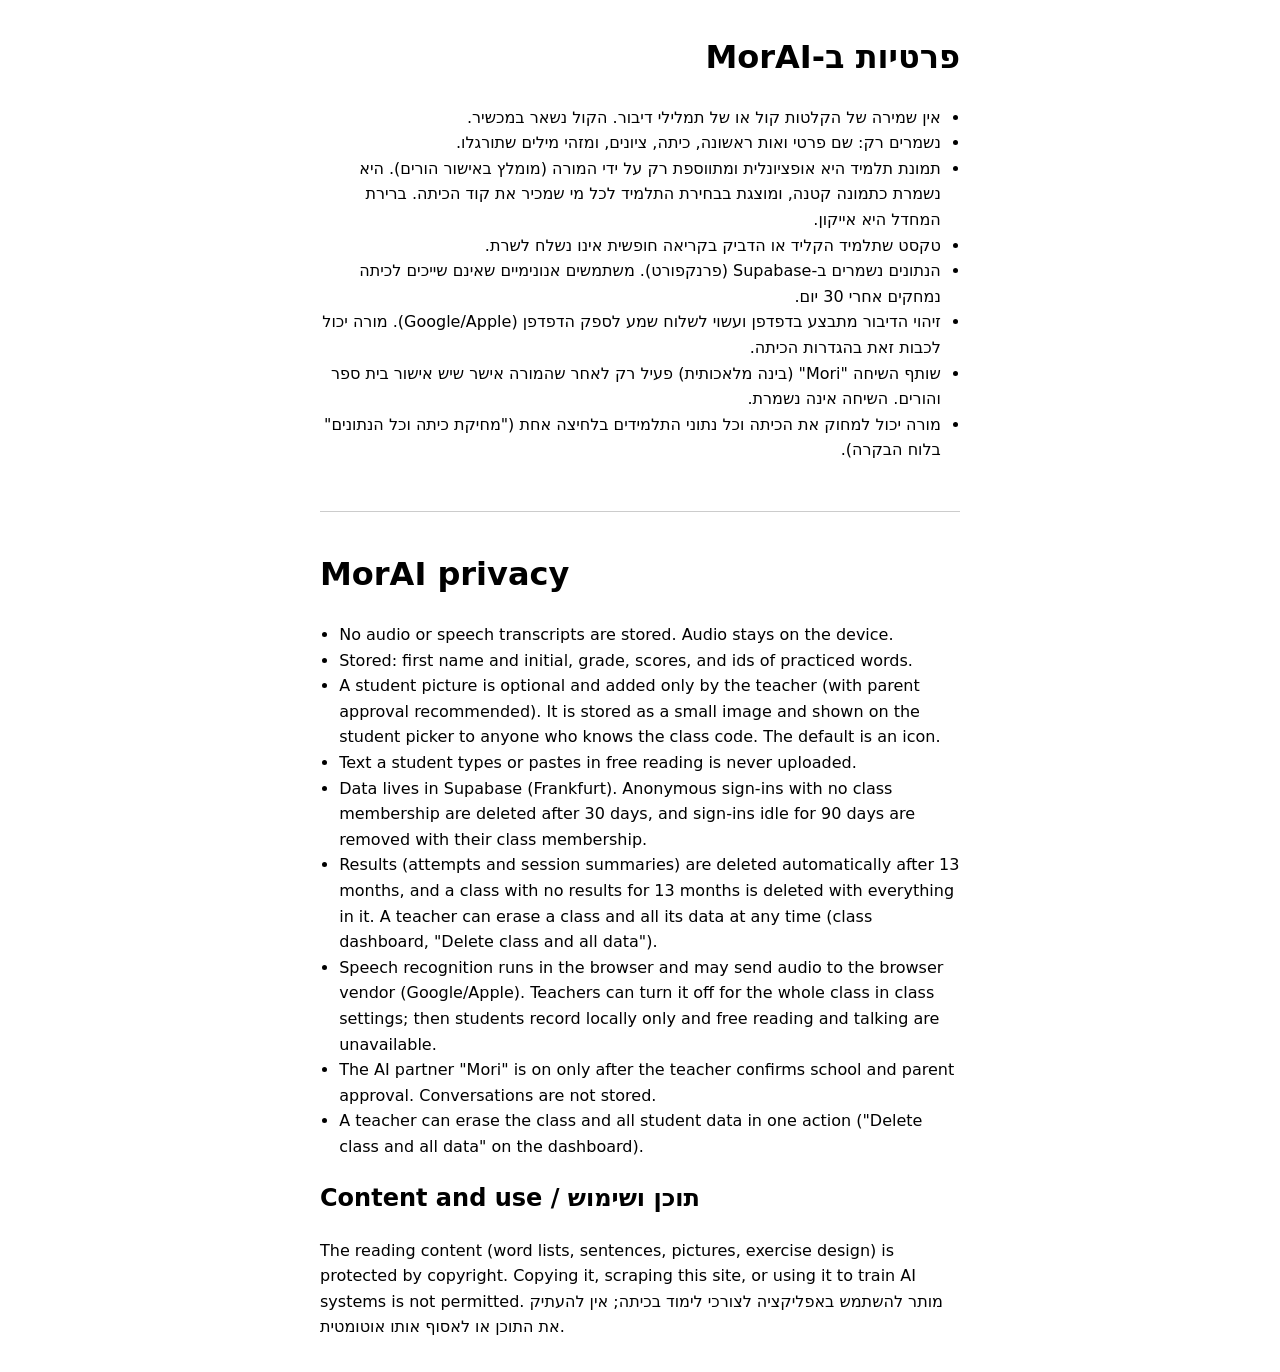
<file: privacy.html>
<!doctype html>
<html lang="he" dir="rtl">
<head>
<meta charset="utf-8">
<meta name="viewport" content="width=device-width,initial-scale=1">
<title>MorAI – פרטיות / Privacy</title>
<style>body{font-family:system-ui,sans-serif;max-width:40rem;margin:2rem auto;padding:0 1rem;line-height:1.6}ul{padding-inline-start:1.2rem}[lang=en]{direction:ltr;text-align:left;margin-top:3rem;border-top:1px solid #ccc;padding-top:1rem}</style>
<meta name="robots" content="noai, noimageai" />
</head>
<body>
<h1>פרטיות ב-MorAI</h1>
<ul>
<li>אין שמירה של הקלטות קול או של תמלילי דיבור. הקול נשאר במכשיר.</li>
<li>נשמרים רק: שם פרטי ואות ראשונה, כיתה, ציונים, ומזהי מילים שתורגלו.</li>
<li>תמונת תלמיד היא אופציונלית ומתווספת רק על ידי המורה (מומלץ באישור הורים). היא נשמרת כתמונה קטנה, ומוצגת בבחירת התלמיד לכל מי שמכיר את קוד הכיתה. ברירת המחדל היא אייקון.</li>
<li>טקסט שתלמיד הקליד או הדביק בקריאה חופשית אינו נשלח לשרת.</li>
<li>הנתונים נשמרים ב-Supabase (פרנקפורט). משתמשים אנונימיים שאינם שייכים לכיתה נמחקים אחרי 30 יום.</li>
<li>זיהוי הדיבור מתבצע בדפדפן ועשוי לשלוח שמע לספק הדפדפן (Google/Apple). מורה יכול לכבות זאת בהגדרות הכיתה.</li>
<li>שותף השיחה "Mori" (בינה מלאכותית) פעיל רק לאחר שהמורה אישר שיש אישור בית ספר והורים. השיחה אינה נשמרת.</li>
<li>מורה יכול למחוק את הכיתה וכל נתוני התלמידים בלחיצה אחת (&quot;מחיקת כיתה וכל הנתונים&quot; בלוח הבקרה).</li>
</ul>
<div lang="en">
<h1>MorAI privacy</h1>
<ul>
<li>No audio or speech transcripts are stored. Audio stays on the device.</li>
<li>Stored: first name and initial, grade, scores, and ids of practiced words.</li>
<li>A student picture is optional and added only by the teacher (with parent approval recommended). It is stored as a small image and shown on the student picker to anyone who knows the class code. The default is an icon.</li>
<li>Text a student types or pastes in free reading is never uploaded.</li>
<li>Data lives in Supabase (Frankfurt). Anonymous sign-ins with no class membership are deleted after 30 days, and sign-ins idle for 90 days are removed with their class membership.</li>
<li>Results (attempts and session summaries) are deleted automatically after 13 months, and a class with no results for 13 months is deleted with everything in it. A teacher can erase a class and all its data at any time (class dashboard, "Delete class and all data").</li>
<li>Speech recognition runs in the browser and may send audio to the browser vendor (Google/Apple). Teachers can turn it off for the whole class in class settings; then students record locally only and free reading and talking are unavailable.</li>
<li>The AI partner "Mori" is on only after the teacher confirms school and parent approval. Conversations are not stored.</li>
<li>A teacher can erase the class and all student data in one action ("Delete class and all data" on the dashboard).</li>
</ul>
<h2>Content and use / תוכן ושימוש</h2>
<p>The reading content (word lists, sentences, pictures, exercise design) is protected by copyright. Copying it, scraping this site, or using it to train AI systems is not permitted. מותר להשתמש באפליקציה לצורכי לימוד בכיתה; אין להעתיק את התוכן או לאסוף אותו אוטומטית.</p>
</div>
</body>
</html>
</file>
